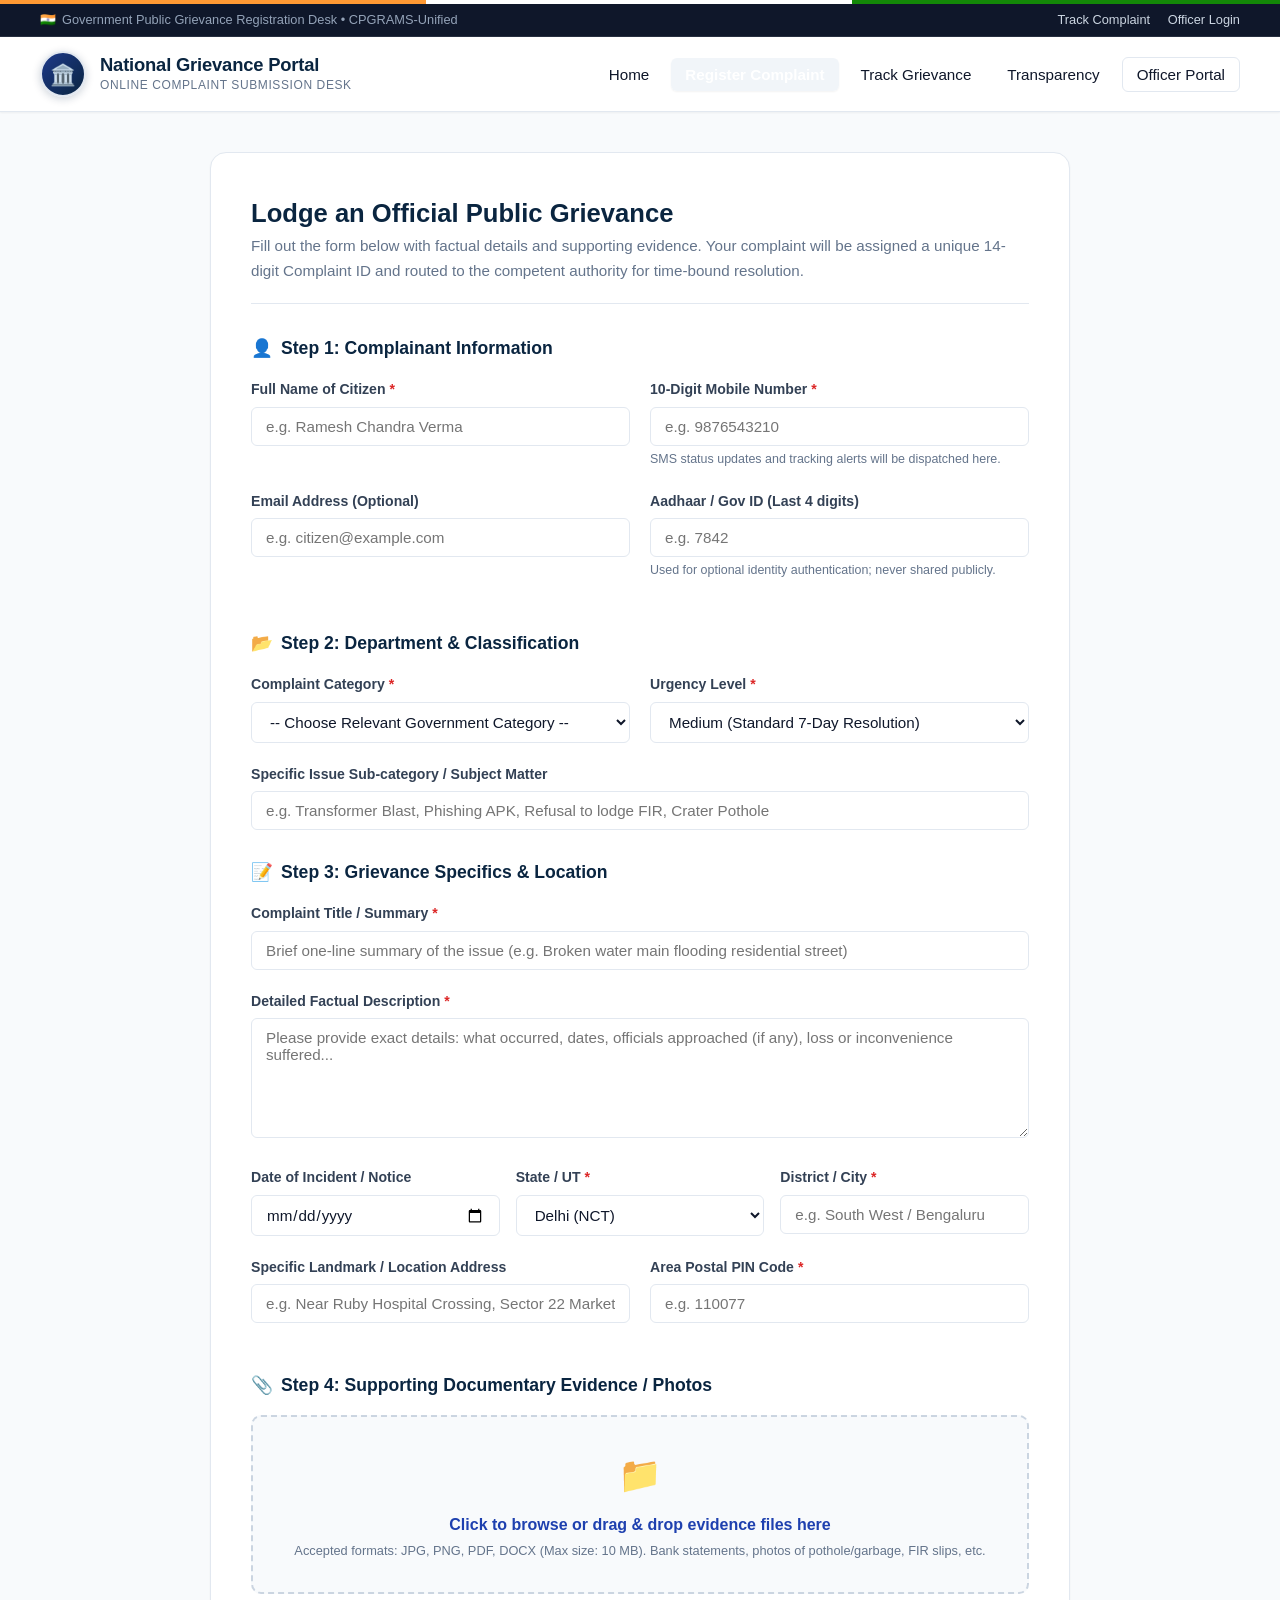
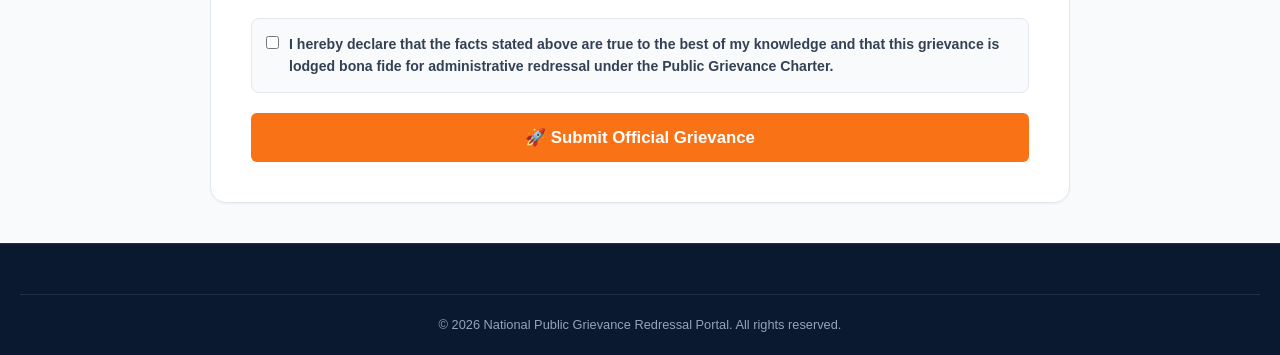
<file: static/register.html>
<!DOCTYPE html>
<html lang="en">
<head>
  <meta charset="UTF-8">
  <meta name="viewport" content="width=device-width, initial-scale=1.0">
  <title>Lodge Official Complaint | National Grievance Portal</title>
  <link rel="stylesheet" href="css/style.css">
</head>
<body>

  <!-- Tricolor Strip -->
  <div class="top-tricolor"></div>

  <!-- Government Top Bar -->
  <div class="gov-top-bar">
    <div class="container">
      <div class="gov-badge">
        <span>🇮🇳</span>
        <span>Government Public Grievance Registration Desk &bull; CPGRAMS-Unified</span>
      </div>
      <div>
        <a href="track.html">Track Complaint</a>
        <a href="admin.html">Officer Login</a>
      </div>
    </div>
  </div>

  <!-- Navigation Header -->
  <header class="main-header">
    <div class="container nav-wrapper">
      <a href="index.html" class="brand-section">
        <div class="emblem-icon">🏛️</div>
        <div class="brand-text">
          <h1>National Grievance Portal</h1>
          <p>Online Complaint Submission Desk</p>
        </div>
      </a>

      <button class="mobile-toggle" aria-label="Toggle menu">☰</button>

      <nav>
        <ul class="nav-links">
          <li><a href="index.html">Home</a></li>
          <li><a href="register.html" class="active btn-nav">Register Complaint</a></li>
          <li><a href="track.html">Track Grievance</a></li>
          <li><a href="transparency.html">Transparency</a></li>
          <li><a href="admin.html" class="btn-officer">Officer Portal</a></li>
        </ul>
      </nav>
    </div>
  </header>

  <!-- Main Container -->
  <main class="container">
    <div class="form-container">
      <div class="form-header">
        <h2>Lodge an Official Public Grievance</h2>
        <p>
          Fill out the form below with factual details and supporting evidence. Your complaint will be assigned a unique 14-digit Complaint ID and routed to the competent authority for time-bound resolution.
        </p>
      </div>

      <form id="complaintForm">
        <!-- 1. Citizen Details -->
        <div class="form-section-title">
          <span>👤</span> Step 1: Complainant Information
        </div>

        <div class="form-row">
          <div class="form-group">
            <label for="citizenName">Full Name of Citizen <span class="req">*</span></label>
            <input type="text" id="citizenName" placeholder="e.g. Ramesh Chandra Verma" required>
          </div>
          <div class="form-group">
            <label for="citizenPhone">10-Digit Mobile Number <span class="req">*</span></label>
            <input type="tel" id="citizenPhone" placeholder="e.g. 9876543210" pattern="[0-9]{10}" maxlength="10" required>
            <div class="form-hint">SMS status updates and tracking alerts will be dispatched here.</div>
          </div>
        </div>

        <div class="form-row">
          <div class="form-group">
            <label for="citizenEmail">Email Address (Optional)</label>
            <input type="email" id="citizenEmail" placeholder="e.g. citizen@example.com">
          </div>
          <div class="form-group">
            <label for="citizenAadhaar">Aadhaar / Gov ID (Last 4 digits)</label>
            <input type="text" id="citizenAadhaar" placeholder="e.g. 7842" maxlength="4">
            <div class="form-hint">Used for optional identity authentication; never shared publicly.</div>
          </div>
        </div>

        <!-- 2. Complaint Category & Urgency -->
        <div class="form-section-title">
          <span>📂</span> Step 2: Department &amp; Classification
        </div>

        <div class="form-row">
          <div class="form-group">
            <label for="categorySelect">Complaint Category <span class="req">*</span></label>
            <select id="categorySelect" required>
              <option value="">-- Choose Relevant Government Category --</option>
              <option value="Cybercrime">💻 Cybercrime &amp; Data Theft</option>
              <option value="Online Scams and Fraud">💳 Online Scams &amp; Financial Fraud</option>
              <option value="Police-Related Issues">👮 Police-Related Issues &amp; Law Enforcement</option>
              <option value="Road and Infrastructure Problems">🚧 Road &amp; Infrastructure Problems</option>
              <option value="Traffic Management">🚦 Traffic Management &amp; Signals</option>
              <option value="Public Services">🏢 Public Services &amp; Welfare Facilities</option>
              <option value="Corruption">⚖️ Corruption &amp; Vigilance Report</option>
              <option value="Sanitation">🧹 Sanitation &amp; Municipal Waste</option>
              <option value="Electricity">⚡ Electricity &amp; Power Grid Outages</option>
              <option value="Water Supply">🚰 Water Supply &amp; Drainage</option>
              <option value="Other Government-Related Issues">🏛️ Other Government-Related Issues</option>
            </select>
          </div>
          <div class="form-group">
            <label for="urgencySelect">Urgency Level <span class="req">*</span></label>
            <select id="urgencySelect" required>
              <option value="Medium" selected>Medium (Standard 7-Day Resolution)</option>
              <option value="Low">Low (General Query / Civic Feedback)</option>
              <option value="High">High (Disrupting Daily Public Life)</option>
              <option value="Critical">Critical (Immediate Public Danger / Hazard)</option>
            </select>
          </div>
        </div>

        <div class="form-group">
          <label for="subCategory">Specific Issue Sub-category / Subject Matter</label>
          <input type="text" id="subCategory" placeholder="e.g. Transformer Blast, Phishing APK, Refusal to lodge FIR, Crater Pothole">
        </div>

        <!-- 3. Incident Specifics & Description -->
        <div class="form-section-title">
          <span>📝</span> Step 3: Grievance Specifics &amp; Location
        </div>

        <div class="form-group">
          <label for="complaintSubject">Complaint Title / Summary <span class="req">*</span></label>
          <input type="text" id="complaintSubject" placeholder="Brief one-line summary of the issue (e.g. Broken water main flooding residential street)" required>
        </div>

        <div class="form-group">
          <label for="complaintDescription">Detailed Factual Description <span class="req">*</span></label>
          <textarea id="complaintDescription" rows="5" placeholder="Please provide exact details: what occurred, dates, officials approached (if any), loss or inconvenience suffered..." required></textarea>
        </div>

        <div class="form-row-3">
          <div class="form-group">
            <label for="incidentDate">Date of Incident / Notice</label>
            <input type="date" id="incidentDate">
          </div>
          <div class="form-group">
            <label for="stateSelect">State / UT <span class="req">*</span></label>
            <select id="stateSelect" required>
              <option value="Delhi (NCT)" selected>Delhi (NCT)</option>
              <option value="Maharashtra">Maharashtra</option>
              <option value="Karnataka">Karnataka</option>
              <option value="Tamil Nadu">Tamil Nadu</option>
              <option value="Uttar Pradesh">Uttar Pradesh</option>
              <option value="West Bengal">West Bengal</option>
              <option value="Telangana">Telangana</option>
              <option value="Gujarat">Gujarat</option>
              <option value="Punjab">Punjab</option>
              <option value="Kerala">Kerala</option>
              <option value="Madhya Pradesh">Madhya Pradesh</option>
              <option value="Rajasthan">Rajasthan</option>
              <option value="Bihar">Bihar</option>
              <option value="Other State / UT">Other State / UT</option>
            </select>
          </div>
          <div class="form-group">
            <label for="districtInput">District / City <span class="req">*</span></label>
            <input type="text" id="districtInput" placeholder="e.g. South West / Bengaluru" required>
          </div>
        </div>

        <div class="form-row">
          <div class="form-group">
            <label for="incidentAddress">Specific Landmark / Location Address</label>
            <input type="text" id="incidentAddress" placeholder="e.g. Near Ruby Hospital Crossing, Sector 22 Market">
          </div>
          <div class="form-group">
            <label for="pincodeInput">Area Postal PIN Code <span class="req">*</span></label>
            <input type="text" id="pincodeInput" placeholder="e.g. 110077" maxlength="6" pattern="[0-9]{6}" required>
          </div>
        </div>

        <!-- 4. Evidence / File Upload -->
        <div class="form-section-title">
          <span>📎</span> Step 4: Supporting Documentary Evidence / Photos
        </div>

        <div class="file-dropzone" id="fileDropzone">
          <input type="file" id="fileInput" accept=".png,.jpg,.jpeg,.pdf,.docx,.txt" style="display:none;">
          <div id="dropzoneContent">
            <div class="upload-icon">📁</div>
            <p style="font-weight:600; color:#1e40af;">Click to browse or drag &amp; drop evidence files here</p>
            <p style="font-size:0.8rem; color:#64748b; margin-top:4px;">
              Accepted formats: JPG, PNG, PDF, DOCX (Max size: 10 MB). Bank statements, photos of pothole/garbage, FIR slips, etc.
            </p>
          </div>

          <div class="file-preview" id="filePreview" style="display:none;">
            <div>
              <strong id="fileNameLabel">file.jpg</strong>
              <span id="fileSizeLabel" style="font-size:0.75rem; color:#64748b; margin-left:8px;">(0 KB)</span>
            </div>
            <button type="button" class="btn btn-sm btn-secondary" id="removeFileBtn" style="color:#dc2626;">Remove</button>
          </div>
        </div>

        <!-- 5. Declaration & Submission -->
        <div style="margin: 24px 0 20px; font-size: 0.85rem; color: #475569; background: #f8fafc; border: 1px solid #e2e8f0; border-radius: 8px; padding: 14px;">
          <label style="display: flex; align-items: flex-start; gap: 10px; cursor: pointer; margin-bottom: 0;">
            <input type="checkbox" id="citizenDeclaration" required style="width: auto; margin-top: 3px;">
            <span>
              I hereby declare that the facts stated above are true to the best of my knowledge and that this grievance is lodged bona fide for administrative redressal under the Public Grievance Charter.
            </span>
          </label>
        </div>

        <button type="submit" class="btn btn-saffron btn-block" id="submitBtn" style="font-size: 1.05rem; padding: 14px;">
          🚀 Submit Official Grievance
        </button>
      </form>
    </div>
  </main>

  <!-- Submission Success Modal -->
  <div class="modal-overlay" id="successModal">
    <div class="modal-card">
      <div class="modal-header" style="background: #f0fdf4; border-bottom: 1px solid #bbf7d0;">
        <h3 style="color: #166534; display: flex; align-items: center; gap: 8px;">
          <span>✅</span> Grievance Lodged Successfully!
        </h3>
        <button class="modal-close" onclick="closeModal()">&times;</button>
      </div>

      <div class="modal-body">
        <p style="font-size: 0.95rem; color: #334155; margin-bottom: 16px;">
          Your complaint has been accepted into the National Public Grievance Registry and assigned the unique tracking number:
        </p>

        <div style="background: #eff6ff; border: 2px dashed #3b82f6; border-radius: 10px; padding: 18px; text-align: center; margin-bottom: 20px;">
          <div style="font-size: 0.8rem; font-weight: 700; color: #1e40af; text-transform: uppercase; letter-spacing: 0.05em;">Official Complaint ID</div>
          <div id="modalComplaintId" style="font-size: 1.8rem; font-weight: 800; color: #1e3a8a; font-family: monospace; margin: 6px 0;">GOV-2026-XXXXX</div>
          <button class="btn btn-sm btn-secondary" id="modalCopyBtn">📋 Copy Complaint ID</button>
        </div>

        <table style="width: 100%; font-size: 0.88rem; border-collapse: collapse; margin-bottom: 16px;">
          <tr>
            <td style="color: #64748b; padding: 6px 0; width: 35%;">Citizen Name:</td>
            <td style="font-weight: 600;" id="modalCitizenName">-</td>
          </tr>
          <tr>
            <td style="color: #64748b; padding: 6px 0;">Category:</td>
            <td style="font-weight: 600;" id="modalCategory">-</td>
          </tr>
          <tr>
            <td style="color: #64748b; padding: 6px 0;">Subject:</td>
            <td style="font-weight: 600;" id="modalSubject">-</td>
          </tr>
          <tr>
            <td style="color: #64748b; padding: 6px 0;">Initial Status:</td>
            <td><span class="badge-status badge-submitted">● Submitted</span></td>
          </tr>
        </table>

        <div style="background: #fffbeb; border: 1px solid #fde68a; border-radius: 8px; padding: 12px; font-size: 0.82rem; color: #92400e;">
          💡 <strong>What happens next:</strong> Your complaint is queued for preliminary review by the triage nodal officer. You will receive real-time updates as your complaint progresses to field inspection and resolution.
        </div>
      </div>

      <div class="modal-footer">
        <button class="btn btn-secondary" onclick="window.print()">🖨️ Print Slip</button>
        <button class="btn btn-primary" id="modalTrackBtn">🔍 Track Grievance Now</button>
      </div>
    </div>
  </div>

  <!-- Footer -->
  <footer>
    <div class="container footer-bottom">
      <p>&copy; 2026 National Public Grievance Redressal Portal. All rights reserved.</p>
    </div>
  </footer>

  <script src="js/app.js"></script>
  <script src="js/register.js"></script>
</body>
</html>
</file>
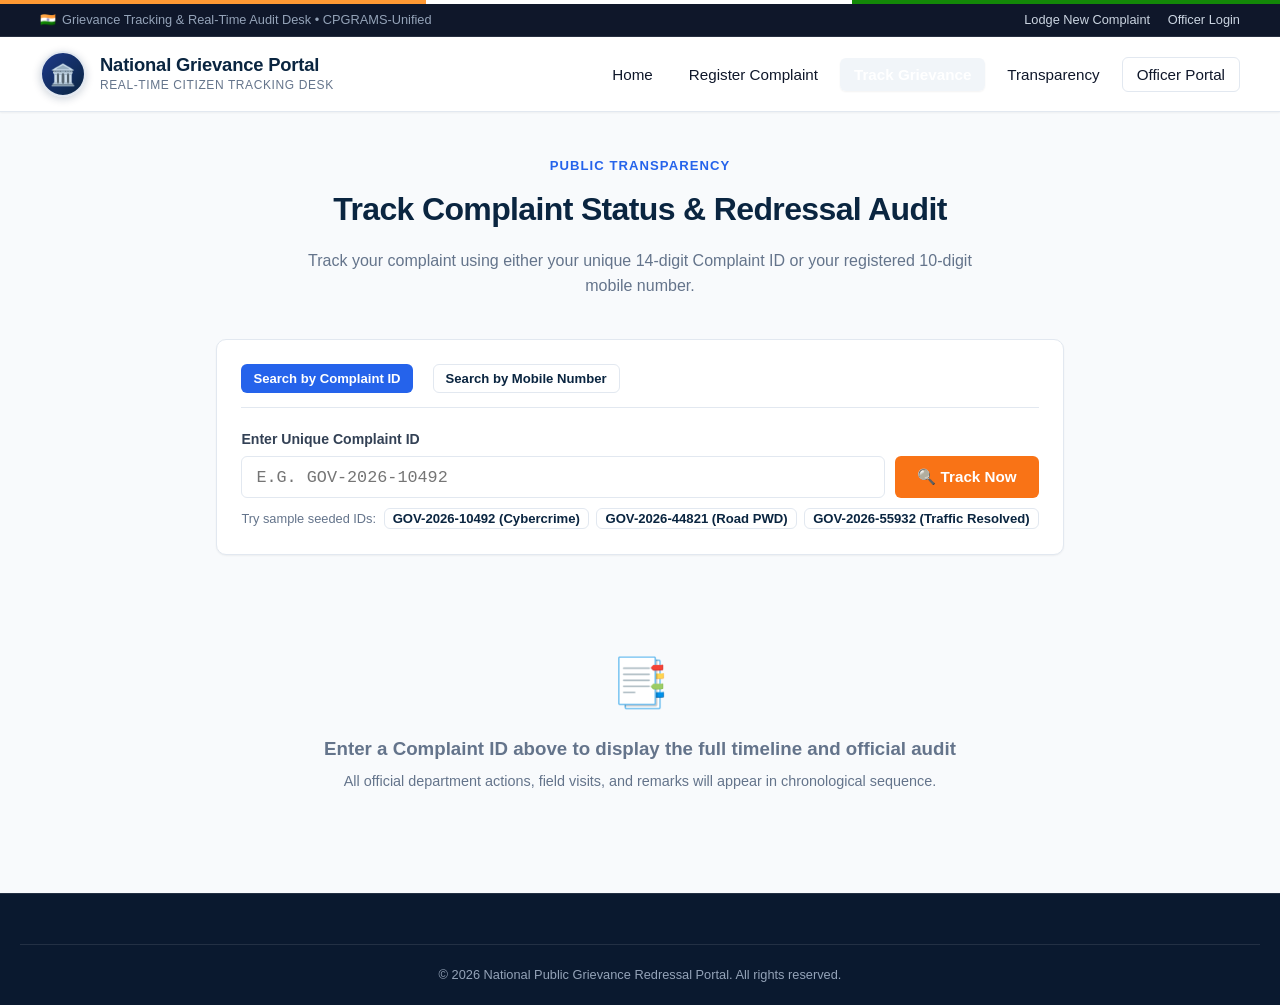
<file: static/track.html>
<!DOCTYPE html>
<html lang="en">
<head>
  <meta charset="UTF-8">
  <meta name="viewport" content="width=device-width, initial-scale=1.0">
  <title>Track Grievance Status | National Grievance Portal</title>
  <link rel="stylesheet" href="css/style.css">
</head>
<body>

  <!-- Tricolor Accent Strip -->
  <div class="top-tricolor"></div>

  <!-- Government Top Bar -->
  <div class="gov-top-bar">
    <div class="container">
      <div class="gov-badge">
        <span>🇮🇳</span>
        <span>Grievance Tracking &amp; Real-Time Audit Desk &bull; CPGRAMS-Unified</span>
      </div>
      <div>
        <a href="register.html">Lodge New Complaint</a>
        <a href="admin.html">Officer Login</a>
      </div>
    </div>
  </div>

  <!-- Header -->
  <header class="main-header">
    <div class="container nav-wrapper">
      <a href="index.html" class="brand-section">
        <div class="emblem-icon">🏛️</div>
        <div class="brand-text">
          <h1>National Grievance Portal</h1>
          <p>Real-Time Citizen Tracking Desk</p>
        </div>
      </a>

      <button class="mobile-toggle" aria-label="Toggle menu">☰</button>

      <nav>
        <ul class="nav-links">
          <li><a href="index.html">Home</a></li>
          <li><a href="register.html">Register Complaint</a></li>
          <li><a href="track.html" class="active btn-nav">Track Grievance</a></li>
          <li><a href="transparency.html">Transparency</a></li>
          <li><a href="admin.html" class="btn-officer">Officer Portal</a></li>
        </ul>
      </nav>
    </div>
  </header>

  <main class="container" style="padding: 40px 20px;">
    <!-- Search Box Header -->
    <div class="section-header">
      <span class="section-tag">Public Transparency</span>
      <h2 class="section-title">Track Complaint Status &amp; Redressal Audit</h2>
      <p class="section-desc">
        Track your complaint using either your unique 14-digit Complaint ID or your registered 10-digit mobile number.
      </p>
    </div>

    <!-- Search Controls Card -->
    <div style="background: #ffffff; border: 1px solid var(--border); border-radius: var(--radius-md); padding: 24px; max-width: 860px; margin: 0 auto 30px; box-shadow: var(--shadow-sm);">
      <div style="display: flex; gap: 20px; border-bottom: 1px solid var(--border); padding-bottom: 14px; margin-bottom: 20px;">
        <button id="tabTrackId" class="btn btn-sm btn-primary" onclick="switchSearchTab('id')">Search by Complaint ID</button>
        <button id="tabTrackPhone" class="btn btn-sm btn-secondary" onclick="switchSearchTab('phone')">Search by Mobile Number</button>
      </div>

      <!-- Tab 1: By Complaint ID -->
      <div id="searchByIdPanel">
        <label for="trackInput">Enter Unique Complaint ID</label>
        <div style="display: flex; gap: 10px;">
          <input type="text" id="trackInput" placeholder="e.g. GOV-2026-10492" style="font-family: monospace; font-size: 1.05rem; text-transform: uppercase;">
          <button id="trackBtn" class="btn btn-saffron" style="white-space: nowrap;">🔍 Track Now</button>
        </div>
        <div style="margin-top: 10px; font-size: 0.8rem; color: #64748b;">
          Try sample seeded IDs:
          <button class="btn btn-sm btn-secondary" style="padding: 2px 8px; margin-left: 4px;" onclick="loadSampleId('GOV-2026-10492')">GOV-2026-10492 (Cybercrime)</button>
          <button class="btn btn-sm btn-secondary" style="padding: 2px 8px; margin-left: 4px;" onclick="loadSampleId('GOV-2026-44821')">GOV-2026-44821 (Road PWD)</button>
          <button class="btn btn-sm btn-secondary" style="padding: 2px 8px; margin-left: 4px;" onclick="loadSampleId('GOV-2026-55932')">GOV-2026-55932 (Traffic Resolved)</button>
        </div>
      </div>

      <!-- Tab 2: By Citizen Phone -->
      <div id="searchByPhonePanel" style="display: none;">
        <label for="phoneSearchInput">Enter Registered 10-Digit Mobile Number</label>
        <div style="display: flex; gap: 10px;">
          <input type="tel" id="phoneSearchInput" placeholder="e.g. 9819234501" maxlength="10">
          <button id="phoneSearchBtn" class="btn btn-primary" style="white-space: nowrap;">Find Complaints</button>
        </div>
        <div id="phoneResultsList"></div>
      </div>
    </div>

    <!-- Error State Container -->
    <div id="trackingErrorContainer" style="display: none; max-width: 860px; margin: 0 auto 30px;">
      <div style="background: #fef2f2; border: 1px solid #fecaca; border-radius: 8px; padding: 20px; color: #991b1b; text-align: center;">
        <div style="font-size: 2rem; margin-bottom: 8px;">⚠️</div>
        <h4 style="margin-bottom: 6px;">Complaint Record Not Found</h4>
        <p id="errorMessage" style="font-size: 0.9rem;"></p>
      </div>
    </div>

    <!-- Empty State Prompt -->
    <div id="trackingEmptyState" style="text-align: center; padding: 60px 20px; color: #64748b;">
      <div style="font-size: 3rem; margin-bottom: 12px;">📑</div>
      <h3>Enter a Complaint ID above to display the full timeline and official audit</h3>
      <p style="font-size: 0.9rem; margin-top: 6px;">All official department actions, field visits, and remarks will appear in chronological sequence.</p>
    </div>

    <!-- Detailed Tracking Result Container -->
    <div id="trackingResultContainer" style="display: none; max-width: 900px; margin: 0 auto;">
      
      <!-- Top Action Bar for Printing -->
      <div style="display: flex; justify-content: space-between; align-items: center; margin-bottom: 16px;" class="btn-no-print">
        <h3 style="color: var(--primary);">Grievance Redressal Audit Trail</h3>
        <button onclick="window.print()" class="btn btn-secondary btn-sm">🖨️ Print Acknowledgement Slip</button>
      </div>

      <!-- Overview Card / Printable Slip -->
      <div class="print-slip" style="background: #ffffff; border: 1px solid var(--border); border-radius: var(--radius-md); padding: 28px; box-shadow: var(--shadow-sm); margin-bottom: 24px;">
        <div style="display: flex; justify-content: space-between; align-items: flex-start; border-bottom: 1px solid var(--border); padding-bottom: 18px; margin-bottom: 18px; flex-wrap: wrap; gap: 14px;">
          <div>
            <div style="font-size: 0.75rem; text-transform: uppercase; font-weight: 700; color: #64748b;">Complaint Tracking ID</div>
            <div id="detailComplaintId" style="font-size: 1.6rem; font-weight: 800; color: #1e3a8a; font-family: monospace;">GOV-2026-XXXXX</div>
            <div style="font-size: 0.85rem; color: #64748b; margin-top: 4px;">Lodged on: <span id="detailDate" style="color: #0f172a; font-weight: 600;">-</span></div>
          </div>
          <div style="text-align: right;">
            <div id="detailStatusBadge"></div>
            <div style="margin-top: 6px;" id="detailUrgencyBadge"></div>
          </div>
        </div>

        <!-- Meta Grid -->
        <div style="display: grid; grid-template-columns: repeat(auto-fit, minmax(220px, 1fr)); gap: 16px; margin-bottom: 20px; font-size: 0.88rem;">
          <div>
            <div style="color: #64748b;">Complainant:</div>
            <div style="font-weight: 600;" id="detailCitizenName">-</div>
            <div style="font-size: 0.8rem; color: #64748b;">📱 <span id="detailPhone">-</span></div>
          </div>
          <div>
            <div style="color: #64748b;">Grievance Category:</div>
            <div style="font-weight: 600;" id="detailCategory">-</div>
            <div style="font-size: 0.8rem; color: #64748b;">Subcategory: <span id="detailSubcategory">-</span></div>
          </div>
          <div>
            <div style="color: #64748b;">Assigned Department:</div>
            <div style="font-weight: 600; color: #0d9488;" id="detailAssignedDept">-</div>
            <div style="font-size: 0.8rem; color: #64748b;">Officer: <span id="detailAssignedOfficer">-</span></div>
          </div>
          <div>
            <div style="color: #64748b;">Incident Location:</div>
            <div style="font-weight: 600;" id="detailLocation">-</div>
          </div>
        </div>

        <!-- Subject & Description Box -->
        <div style="background: #f8fafc; border: 1px solid #e2e8f0; border-radius: 8px; padding: 18px; margin-bottom: 20px;">
          <h4 style="font-size: 1rem; color: #0a2540; margin-bottom: 6px;" id="detailSubject">-</h4>
          <p style="font-size: 0.9rem; color: #334155; line-height: 1.6;" id="detailDescription">-</p>
        </div>

        <!-- Attached Evidence -->
        <div style="margin-bottom: 10px;">
          <h5 style="font-size: 0.9rem; color: #475569; margin-bottom: 8px;">Uploaded Documents &amp; Evidence:</h5>
          <div id="detailAttachments"></div>
        </div>

        <!-- Resolution Box (Visible only if Resolved) -->
        <div id="resolutionBox" style="display: none; background: #f0fdf4; border: 2px solid #86efac; border-radius: 10px; padding: 20px; margin-top: 20px;">
          <div style="display: flex; align-items: center; gap: 10px; color: #166534; font-weight: 700; font-size: 1.1rem; margin-bottom: 8px;">
            <span>🎉</span> Official Redressal Completed &amp; Case Resolved
          </div>
          <div style="font-size: 0.92rem; color: #14532d; line-height: 1.6;" id="resolutionNote">-</div>

          <!-- Citizen Feedback Section -->
          <div id="feedbackSection" style="margin-top: 20px; border-top: 1px solid #bbf7d0; padding-top: 16px;">
            <h5 style="color: #166534; font-size: 0.95rem; margin-bottom: 8px;">Citizen Satisfaction Rating</h5>
            <p style="font-size: 0.82rem; color: #15803d; margin-bottom: 12px;">Please rate your experience with how promptly this grievance was redressed:</p>
            
            <form id="feedbackForm">
              <div style="display: flex; gap: 8px; font-size: 1.6rem; cursor: pointer; margin-bottom: 12px;">
                <span class="star-rating-btn" data-val="1" style="color: #eab308;">★</span>
                <span class="star-rating-btn" data-val="2" style="color: #eab308;">★</span>
                <span class="star-rating-btn" data-val="3" style="color: #eab308;">★</span>
                <span class="star-rating-btn" data-val="4" style="color: #eab308;">★</span>
                <span class="star-rating-btn" data-val="5" style="color: #eab308;">★</span>
              </div>
              <div style="display: flex; gap: 10px;">
                <input type="text" id="feedbackComment" placeholder="Add feedback comments (optional)" style="flex: 1;">
                <button type="submit" class="btn btn-sm btn-primary">Submit Rating</button>
              </div>
            </form>
          </div>
        </div>
      </div>

      <!-- Visual 5-Stage Timeline Stepper -->
      <div style="background: #ffffff; border: 1px solid var(--border); border-radius: var(--radius-md); padding: 28px; box-shadow: var(--shadow-sm);">
        <h4 style="font-size: 1.1rem; color: var(--primary); margin-bottom: 24px; display: flex; align-items: center; gap: 8px;">
          <span>⏳</span> Chronological Investigation &amp; Redressal Timeline
        </h4>

        <div class="timeline-stepper" id="timelineStepper">
          <!-- Dynamically populated by track.js -->
        </div>
      </div>

    </div>
  </main>

  <!-- Footer -->
  <footer>
    <div class="container footer-bottom">
      <p>&copy; 2026 National Public Grievance Redressal Portal. All rights reserved.</p>
    </div>
  </footer>

  <script src="js/app.js"></script>
  <script src="js/track.js"></script>
  <script>
    function switchSearchTab(tab) {
      const panelId = document.getElementById("searchByIdPanel");
      const panelPhone = document.getElementById("searchByPhonePanel");
      const btnId = document.getElementById("tabTrackId");
      const btnPhone = document.getElementById("tabTrackPhone");

      if (tab === "id") {
        panelId.style.display = "block";
        panelPhone.style.display = "none";
        btnId.className = "btn btn-sm btn-primary";
        btnPhone.className = "btn btn-sm btn-secondary";
      } else {
        panelId.style.display = "none";
        panelPhone.style.display = "block";
        btnId.className = "btn btn-sm btn-secondary";
        btnPhone.className = "btn btn-sm btn-primary";
      }
    }

    function loadSampleId(id) {
      document.getElementById("trackInput").value = id;
      fetchAndRenderComplaint(id);
    }
  </script>
</body>
</html>
</file>
<file: static/css/style.css>
/* 
 * All-in-One Government Complaint Management System
 * Official National Public Grievance Portal Stylesheet
 */

:root {
  --primary: #0a2540;
  --primary-light: #1e3a8a;
  --secondary: #0d9488;
  --accent-saffron: #f97316;
  --accent-green: #16a34a;
  --accent-blue: #2563eb;
  --bg-light: #f8fafc;
  --surface: #ffffff;
  --text-main: #0f172a;
  --text-muted: #64748b;
  --border: #e2e8f0;
  --border-focus: #3b82f6;
  --danger: #dc2626;
  --warning: #d97706;
  --success: #16a34a;
  --radius-sm: 6px;
  --radius-md: 10px;
  --radius-lg: 16px;
  --shadow-sm: 0 1px 2px 0 rgba(0, 0, 0, 0.05);
  --shadow-md: 0 4px 6px -1px rgba(0, 0, 0, 0.1), 0 2px 4px -1px rgba(0, 0, 0, 0.06);
  --shadow-lg: 0 10px 15px -3px rgba(0, 0, 0, 0.1), 0 4px 6px -2px rgba(0, 0, 0, 0.05);
  --font-family: -apple-system, BlinkMacSystemFont, "Segoe UI", Roboto, "Helvetica Neue", Arial, sans-serif;
}

* {
  box-sizing: border-box;
  margin: 0;
  padding: 0;
}

body {
  font-family: var(--font-family);
  background-color: var(--bg-light);
  color: var(--text-main);
  line-height: 1.6;
  min-height: 100vh;
  display: flex;
  flex-direction: column;
}

/* Tricolor Top Accent Strip */
.top-tricolor {
  height: 4px;
  width: 100%;
  background: linear-gradient(90deg, #ff9933 33.3%, #ffffff 33.3%, #ffffff 66.6%, #138808 66.6%);
}

/* Accessibility / Top Header Bar */
.gov-top-bar {
  background: #0f172a;
  color: #94a3b8;
  font-size: 0.8rem;
  padding: 6px 0;
  border-bottom: 1px solid rgba(255, 255, 255, 0.1);
}

.gov-top-bar .container {
  display: flex;
  justify-content: space-between;
  align-items: center;
}

.gov-top-bar a {
  color: #cbd5e1;
  text-decoration: none;
  margin-left: 14px;
  transition: color 0.2s;
}

.gov-top-bar a:hover {
  color: #ffffff;
}

.gov-badge {
  display: inline-flex;
  align-items: center;
  gap: 6px;
  font-weight: 500;
}

/* Main Navigation Header */
.main-header {
  background: var(--surface);
  border-bottom: 1px solid var(--border);
  position: sticky;
  top: 0;
  z-index: 100;
  box-shadow: var(--shadow-sm);
}

.container {
  max-width: 1240px;
  margin: 0 auto;
  padding: 0 20px;
}

.nav-wrapper {
  display: flex;
  align-items: center;
  justify-content: space-between;
  height: 74px;
}

.brand-section {
  display: flex;
  align-items: center;
  gap: 14px;
  text-decoration: none;
  color: inherit;
}

.emblem-icon {
  width: 46px;
  height: 46px;
  background: linear-gradient(135deg, #1e3a8a, #0a2540);
  border-radius: 50%;
  display: flex;
  align-items: center;
  justify-content: center;
  color: #ffffff;
  font-weight: 800;
  font-size: 1.3rem;
  box-shadow: 0 2px 8px rgba(10, 37, 64, 0.2);
  border: 2px solid #e2e8f0;
}

.brand-text h1 {
  font-size: 1.15rem;
  font-weight: 700;
  color: var(--primary);
  line-height: 1.2;
  letter-spacing: -0.01em;
}

.brand-text p {
  font-size: 0.75rem;
  color: var(--text-muted);
  font-weight: 500;
  text-transform: uppercase;
  letter-spacing: 0.05em;
}

.nav-links {
  display: flex;
  align-items: center;
  list-style: none;
  gap: 8px;
}

.nav-links a {
  text-decoration: none;
  color: var(--text-main);
  font-weight: 500;
  font-size: 0.95rem;
  padding: 8px 14px;
  border-radius: var(--radius-sm);
  transition: all 0.2s;
}

.nav-links a:hover,
.nav-links a.active {
  color: var(--primary-light);
  background: #f1f5f9;
}

.nav-links .btn-nav {
  background: var(--primary);
  color: #ffffff !important;
  font-weight: 600;
  box-shadow: var(--shadow-sm);
}

.nav-links .btn-nav:hover {
  background: var(--primary-light);
}

.nav-links .btn-officer {
  border: 1px solid var(--border);
  color: var(--text-main);
}

.nav-links .btn-officer:hover {
  background: #e2e8f0;
}

/* Mobile Toggle */
.mobile-toggle {
  display: none;
  background: none;
  border: none;
  font-size: 1.6rem;
  cursor: pointer;
  color: var(--primary);
}

/* Live Announcement Banner */
.announcement-bar {
  background: #fffbeb;
  border-bottom: 1px solid #fef3c7;
  padding: 10px 0;
  font-size: 0.88rem;
  color: #92400e;
}

.announcement-inner {
  display: flex;
  align-items: center;
  gap: 12px;
}

.announcement-tag {
  background: #d97706;
  color: #ffffff;
  padding: 2px 8px;
  font-size: 0.75rem;
  font-weight: 700;
  border-radius: 4px;
  text-transform: uppercase;
  white-space: nowrap;
}

.announcement-ticker {
  font-weight: 500;
  flex: 1;
  overflow: hidden;
  text-overflow: ellipsis;
  white-space: nowrap;
}

/* Hero Section */
.hero {
  background: linear-gradient(135deg, #0a2540 0%, #1e3a8a 100%);
  color: #ffffff;
  padding: 60px 0 70px;
  position: relative;
  overflow: hidden;
}

.hero::after {
  content: "";
  position: absolute;
  top: 0;
  right: 0;
  bottom: 0;
  width: 45%;
  background: radial-gradient(circle at 80% 50%, rgba(255, 255, 255, 0.08) 0%, transparent 60%);
  pointer-events: none;
}

.hero-grid {
  display: grid;
  grid-template-columns: 1.2fr 0.8fr;
  gap: 40px;
  align-items: center;
}

.hero-title {
  font-size: 2.5rem;
  font-weight: 800;
  line-height: 1.2;
  margin-bottom: 16px;
  letter-spacing: -0.02em;
}

.hero-title span {
  color: #38bdf8;
}

.hero-subtitle {
  font-size: 1.1rem;
  color: #cbd5e1;
  margin-bottom: 30px;
  max-width: 580px;
  line-height: 1.6;
}

.hero-actions {
  display: flex;
  gap: 16px;
  flex-wrap: wrap;
}

.hero-card {
  background: rgba(255, 255, 255, 0.08);
  backdrop-filter: blur(8px);
  border: 1px solid rgba(255, 255, 255, 0.15);
  border-radius: var(--radius-lg);
  padding: 28px;
  box-shadow: 0 20px 25px -5px rgba(0, 0, 0, 0.2);
}

.hero-card h3 {
  font-size: 1.25rem;
  margin-bottom: 8px;
  display: flex;
  align-items: center;
  gap: 8px;
}

.hero-card p {
  color: #cbd5e1;
  font-size: 0.9rem;
  margin-bottom: 20px;
}

/* Buttons */
.btn {
  display: inline-flex;
  align-items: center;
  justify-content: center;
  gap: 8px;
  padding: 12px 22px;
  font-size: 0.95rem;
  font-weight: 600;
  border-radius: var(--radius-sm);
  text-decoration: none;
  cursor: pointer;
  border: none;
  transition: all 0.2s ease;
}

.btn-primary {
  background: #2563eb;
  color: #ffffff;
}

.btn-primary:hover {
  background: #1d4ed8;
  transform: translateY(-1px);
}

.btn-saffron {
  background: #f97316;
  color: #ffffff;
}

.btn-saffron:hover {
  background: #ea580c;
  transform: translateY(-1px);
}

.btn-secondary {
  background: #ffffff;
  color: var(--primary);
  border: 1px solid var(--border);
}

.btn-secondary:hover {
  background: #f1f5f9;
}

.btn-outline-white {
  background: transparent;
  color: #ffffff;
  border: 2px solid rgba(255, 255, 255, 0.4);
}

.btn-outline-white:hover {
  background: rgba(255, 255, 255, 0.1);
  border-color: #ffffff;
}

.btn-block {
  width: 100%;
}

.btn-sm {
  padding: 6px 12px;
  font-size: 0.82rem;
}

/* Quick Tracking Input Box */
.quick-track-box {
  display: flex;
  gap: 10px;
}

.quick-track-box input {
  flex: 1;
  padding: 12px 16px;
  border-radius: var(--radius-sm);
  border: 1px solid rgba(255, 255, 255, 0.3);
  background: rgba(255, 255, 255, 0.95);
  font-size: 0.95rem;
  color: var(--text-main);
  outline: none;
}

.quick-track-box input:focus {
  border-color: #38bdf8;
  box-shadow: 0 0 0 3px rgba(56, 189, 248, 0.3);
}

/* Stats Counter Strip */
.stats-strip {
  margin-top: -30px;
  position: relative;
  z-index: 10;
  margin-bottom: 50px;
}

.stats-grid {
  display: grid;
  grid-template-columns: repeat(4, 1fr);
  gap: 20px;
}

.stat-box {
  background: var(--surface);
  border: 1px solid var(--border);
  border-radius: var(--radius-md);
  padding: 24px;
  box-shadow: var(--shadow-md);
  display: flex;
  align-items: center;
  gap: 18px;
  transition: transform 0.2s;
}

.stat-box:hover {
  transform: translateY(-3px);
}

.stat-icon {
  width: 52px;
  height: 52px;
  border-radius: var(--radius-md);
  display: flex;
  align-items: center;
  justify-content: center;
  font-size: 1.5rem;
}

.stat-icon.blue { background: #eff6ff; color: #2563eb; }
.stat-icon.green { background: #f0fdf4; color: #16a34a; }
.stat-icon.amber { background: #fffbeb; color: #d97706; }
.stat-icon.purple { background: #faf5ff; color: #9333ea; }

.stat-value {
  font-size: 1.8rem;
  font-weight: 800;
  color: var(--primary);
  line-height: 1.1;
}

.stat-label {
  font-size: 0.85rem;
  color: var(--text-muted);
  font-weight: 500;
}

/* Section Common Styles */
.section-header {
  text-align: center;
  max-width: 700px;
  margin: 0 auto 40px;
}

.section-tag {
  color: var(--accent-blue);
  font-weight: 700;
  font-size: 0.82rem;
  letter-spacing: 0.08em;
  text-transform: uppercase;
  margin-bottom: 8px;
  display: inline-block;
}

.section-title {
  font-size: 2rem;
  font-weight: 800;
  color: var(--primary);
  margin-bottom: 12px;
  letter-spacing: -0.02em;
}

.section-desc {
  font-size: 1rem;
  color: var(--text-muted);
}

/* Category Grid */
.category-section {
  padding: 40px 0 70px;
}

.category-grid {
  display: grid;
  grid-template-columns: repeat(auto-fill, minmax(260px, 1fr));
  gap: 22px;
}

.category-card {
  background: var(--surface);
  border: 1px solid var(--border);
  border-radius: var(--radius-md);
  padding: 24px;
  transition: all 0.2s ease;
  cursor: pointer;
  display: flex;
  flex-direction: column;
  position: relative;
  text-decoration: none;
  color: inherit;
}

.category-card:hover {
  transform: translateY(-4px);
  box-shadow: var(--shadow-lg);
  border-color: #cbd5e1;
}

.category-icon {
  font-size: 2.2rem;
  margin-bottom: 16px;
}

.category-card h3 {
  font-size: 1.1rem;
  font-weight: 700;
  color: var(--primary);
  margin-bottom: 8px;
}

.category-card p {
  font-size: 0.88rem;
  color: var(--text-muted);
  flex: 1;
  margin-bottom: 16px;
}

.category-card .card-footer {
  display: flex;
  align-items: center;
  font-weight: 600;
  font-size: 0.85rem;
  color: var(--accent-blue);
  gap: 6px;
}

/* How It Works Section */
.workflow-section {
  background: #f1f5f9;
  padding: 70px 0;
  border-top: 1px solid var(--border);
  border-bottom: 1px solid var(--border);
}

.steps-grid {
  display: grid;
  grid-template-columns: repeat(4, 1fr);
  gap: 24px;
}

.step-card {
  background: var(--surface);
  border-radius: var(--radius-md);
  padding: 28px 20px;
  position: relative;
  border: 1px solid var(--border);
  box-shadow: var(--shadow-sm);
  text-align: center;
}

.step-number {
  width: 44px;
  height: 44px;
  border-radius: 50%;
  background: var(--primary);
  color: #ffffff;
  font-weight: 800;
  font-size: 1.1rem;
  display: flex;
  align-items: center;
  justify-content: center;
  margin: 0 auto 18px;
  box-shadow: 0 4px 6px rgba(10, 37, 64, 0.2);
}

.step-card h4 {
  font-size: 1.05rem;
  margin-bottom: 8px;
  color: var(--primary);
  font-weight: 700;
}

.step-card p {
  font-size: 0.88rem;
  color: var(--text-muted);
}

/* Helpline Directory */
.helpline-section {
  padding: 70px 0;
}

.helpline-grid {
  display: grid;
  grid-template-columns: repeat(auto-fill, minmax(280px, 1fr));
  gap: 20px;
}

.helpline-card {
  background: var(--surface);
  border: 1px solid var(--border);
  border-radius: var(--radius-md);
  padding: 20px;
  display: flex;
  align-items: center;
  gap: 16px;
}

.helpline-num {
  font-size: 1.4rem;
  font-weight: 800;
  color: var(--accent-saffron);
  white-space: nowrap;
}

.helpline-info h4 {
  font-size: 0.95rem;
  font-weight: 700;
  color: var(--primary);
}

.helpline-info p {
  font-size: 0.8rem;
  color: var(--text-muted);
}

/* Status Badges */
.badge-status {
  display: inline-flex;
  align-items: center;
  gap: 6px;
  padding: 4px 10px;
  border-radius: 20px;
  font-size: 0.78rem;
  font-weight: 700;
  text-transform: capitalize;
}

.badge-submitted { background: #dbeafe; color: #1e40af; border: 1px solid #bfdbfe; }
.badge-under-review { background: #fef3c7; color: #92400e; border: 1px solid #fde68a; }
.badge-forwarded { background: #f3e8ff; color: #6b21a8; border: 1px solid #e9d5ff; }
.badge-in-progress { background: #cffafe; color: #155e75; border: 1px solid #a5f3fc; }
.badge-resolved { background: #dcfce7; color: #166534; border: 1px solid #bbf7d0; }
.badge-rejected { background: #fee2e2; color: #991b1b; border: 1px solid #fecaca; }

/* Urgency Badges */
.badge-urgency {
  display: inline-flex;
  align-items: center;
  padding: 2px 8px;
  border-radius: 4px;
  font-size: 0.72rem;
  font-weight: 700;
}
.urgency-critical { background: #fee2e2; color: #991b1b; border: 1px solid #f87171; }
.urgency-high { background: #ffedd5; color: #c2410c; border: 1px solid #fdba74; }
.urgency-medium { background: #f1f5f9; color: #475569; }
.urgency-low { background: #f8fafc; color: #64748b; }

/* Form Styles */
.form-container {
  background: var(--surface);
  border: 1px solid var(--border);
  border-radius: var(--radius-lg);
  padding: 40px;
  box-shadow: var(--shadow-sm);
  max-width: 860px;
  margin: 40px auto;
}

.form-header {
  border-bottom: 1px solid var(--border);
  padding-bottom: 20px;
  margin-bottom: 30px;
}

.form-header h2 {
  font-size: 1.6rem;
  color: var(--primary);
  font-weight: 800;
}

.form-header p {
  color: var(--text-muted);
  font-size: 0.95rem;
}

.form-section-title {
  font-size: 1.1rem;
  font-weight: 700;
  color: var(--primary);
  margin: 28px 0 16px;
  display: flex;
  align-items: center;
  gap: 8px;
}

.form-group {
  margin-bottom: 20px;
}

.form-row {
  display: grid;
  grid-template-columns: 1fr 1fr;
  gap: 20px;
}

.form-row-3 {
  display: grid;
  grid-template-columns: 1fr 1fr 1fr;
  gap: 16px;
}

label {
  display: block;
  font-size: 0.88rem;
  font-weight: 600;
  margin-bottom: 6px;
  color: #334155;
}

label .req {
  color: var(--danger);
}

input[type="text"],
input[type="tel"],
input[type="email"],
input[type="password"],
input[type="date"],
select,
textarea {
  width: 100%;
  padding: 10px 14px;
  font-size: 0.95rem;
  border: 1px solid var(--border);
  border-radius: var(--radius-sm);
  background: #ffffff;
  color: var(--text-main);
  outline: none;
  font-family: inherit;
  transition: all 0.2s ease;
}

input:focus,
select:focus,
textarea:focus {
  border-color: var(--border-focus);
  box-shadow: 0 0 0 3px rgba(59, 130, 246, 0.15);
}

textarea {
  resize: vertical;
  min-height: 120px;
}

.form-hint {
  font-size: 0.78rem;
  color: var(--text-muted);
  margin-top: 4px;
}

/* File Upload Drag-and-Drop Area */
.file-dropzone {
  border: 2px dashed #cbd5e1;
  border-radius: var(--radius-md);
  padding: 30px;
  text-align: center;
  background: #f8fafc;
  cursor: pointer;
  transition: all 0.2s;
}

.file-dropzone:hover,
.file-dropzone.dragover {
  border-color: var(--accent-blue);
  background: #eff6ff;
}

.file-dropzone .upload-icon {
  font-size: 2.2rem;
  color: #94a3b8;
  margin-bottom: 8px;
}

.file-preview {
  margin-top: 14px;
  padding: 12px 16px;
  background: #f1f5f9;
  border-radius: var(--radius-sm);
  display: flex;
  align-items: center;
  justify-content: space-between;
}

/* Timeline Stepper (Tracking Page) */
.timeline-stepper {
  position: relative;
  margin: 40px 0;
}

.timeline-step {
  display: flex;
  gap: 20px;
  margin-bottom: 24px;
  position: relative;
}

.timeline-step:not(:last-child)::before {
  content: "";
  position: absolute;
  top: 36px;
  left: 17px;
  bottom: -24px;
  width: 2px;
  background: #e2e8f0;
}

.timeline-step.completed:not(:last-child)::before {
  background: #16a34a;
}

.step-marker {
  width: 36px;
  height: 36px;
  border-radius: 50%;
  background: #e2e8f0;
  color: #64748b;
  display: flex;
  align-items: center;
  justify-content: center;
  font-weight: 700;
  font-size: 0.9rem;
  flex-shrink: 0;
  z-index: 1;
}

.timeline-step.completed .step-marker {
  background: #16a34a;
  color: #ffffff;
}

.timeline-step.active .step-marker {
  background: #2563eb;
  color: #ffffff;
  box-shadow: 0 0 0 4px rgba(37, 99, 235, 0.2);
}

.step-content {
  background: var(--surface);
  border: 1px solid var(--border);
  border-radius: var(--radius-md);
  padding: 18px 22px;
  flex: 1;
  box-shadow: var(--shadow-sm);
}

.step-content-header {
  display: flex;
  justify-content: space-between;
  align-items: center;
  margin-bottom: 6px;
}

.step-title {
  font-weight: 700;
  font-size: 1rem;
  color: var(--primary);
}

.step-time {
  font-size: 0.8rem;
  color: var(--text-muted);
}

.step-dept {
  font-size: 0.82rem;
  font-weight: 600;
  color: var(--secondary);
  margin-bottom: 8px;
}

.step-remarks {
  font-size: 0.9rem;
  color: #334155;
}

/* Modals */
.modal-overlay {
  position: fixed;
  top: 0;
  left: 0;
  right: 0;
  bottom: 0;
  background: rgba(15, 23, 42, 0.6);
  backdrop-filter: blur(4px);
  display: flex;
  align-items: center;
  justify-content: center;
  z-index: 1000;
  opacity: 0;
  pointer-events: none;
  transition: opacity 0.2s ease;
  padding: 20px;
}

.modal-overlay.active {
  opacity: 1;
  pointer-events: auto;
}

.modal-card {
  background: var(--surface);
  border-radius: var(--radius-lg);
  max-width: 600px;
  width: 100%;
  box-shadow: 0 25px 50px -12px rgba(0, 0, 0, 0.25);
  overflow: hidden;
  transform: translateY(20px);
  transition: transform 0.2s ease;
}

.modal-overlay.active .modal-card {
  transform: translateY(0);
}

.modal-header {
  padding: 20px 24px;
  border-bottom: 1px solid var(--border);
  display: flex;
  align-items: center;
  justify-content: space-between;
}

.modal-header h3 {
  font-size: 1.25rem;
  color: var(--primary);
}

.modal-body {
  padding: 24px;
  max-height: 80vh;
  overflow-y: auto;
}

.modal-footer {
  padding: 16px 24px;
  background: #f8fafc;
  border-top: 1px solid var(--border);
  display: flex;
  justify-content: flex-end;
  gap: 12px;
}

.modal-close {
  background: none;
  border: none;
  font-size: 1.5rem;
  cursor: pointer;
  color: var(--text-muted);
}

/* Toast Notifications */
.toast-container {
  position: fixed;
  bottom: 24px;
  right: 24px;
  z-index: 2000;
  display: flex;
  flex-direction: column;
  gap: 10px;
}

.toast {
  background: #0f172a;
  color: #ffffff;
  padding: 14px 20px;
  border-radius: var(--radius-sm);
  box-shadow: var(--shadow-lg);
  display: flex;
  align-items: center;
  gap: 12px;
  font-size: 0.9rem;
  min-width: 300px;
  animation: slideIn 0.3s ease;
}

.toast.success { border-left: 4px solid #16a34a; }
.toast.error { border-left: 4px solid #dc2626; }
.toast.info { border-left: 4px solid #3b82f6; }

@keyframes slideIn {
  from { transform: translateX(100%); opacity: 0; }
  to { transform: translateX(0); opacity: 1; }
}

/* Footer */
footer {
  background: #0a192f;
  color: #94a3b8;
  padding: 50px 0 20px;
  margin-top: auto;
  border-top: 1px solid rgba(255, 255, 255, 0.1);
  font-size: 0.9rem;
}

.footer-grid {
  display: grid;
  grid-template-columns: 2fr 1fr 1fr 1fr;
  gap: 30px;
  margin-bottom: 40px;
}

.footer-col h5 {
  color: #ffffff;
  font-size: 1rem;
  margin-bottom: 16px;
  font-weight: 700;
}

.footer-col ul {
  list-style: none;
}

.footer-col ul li {
  margin-bottom: 10px;
}

.footer-col a {
  color: #cbd5e1;
  text-decoration: none;
  transition: color 0.2s;
}

.footer-col a:hover {
  color: #38bdf8;
}

.footer-bottom {
  border-top: 1px solid rgba(255, 255, 255, 0.1);
  padding-top: 20px;
  text-align: center;
  font-size: 0.8rem;
}

/* Responsive Media Queries */
@media (max-width: 992px) {
  .hero-grid { grid-template-columns: 1fr; }
  .stats-grid { grid-template-columns: repeat(2, 1fr); }
  .steps-grid { grid-template-columns: repeat(2, 1fr); }
  .footer-grid { grid-template-columns: 1fr 1fr; }
}

@media (max-width: 768px) {
  .mobile-toggle { display: block; }
  .nav-links {
    display: none;
    flex-direction: column;
    position: absolute;
    top: 74px;
    left: 0;
    right: 0;
    background: var(--surface);
    padding: 20px;
    border-bottom: 1px solid var(--border);
    box-shadow: var(--shadow-md);
  }
  .nav-links.open { display: flex; }
  .form-row, .form-row-3 { grid-template-columns: 1fr; }
  .stats-grid { grid-template-columns: 1fr; }
  .steps-grid { grid-template-columns: 1fr; }
  .footer-grid { grid-template-columns: 1fr; }
  .hero-title { font-size: 1.9rem; }
}

/* Print Styles for Official Complaint Acknowledgement Slip */
@media print {
  body { background: #ffffff !important; color: #000000 !important; }
  .main-header, .gov-top-bar, .top-tricolor, .announcement-bar, footer, .btn-no-print {
    display: none !important;
  }
  .print-slip {
    border: 2px solid #000000;
    padding: 24px;
    margin: 20px;
  }
}
</file>
